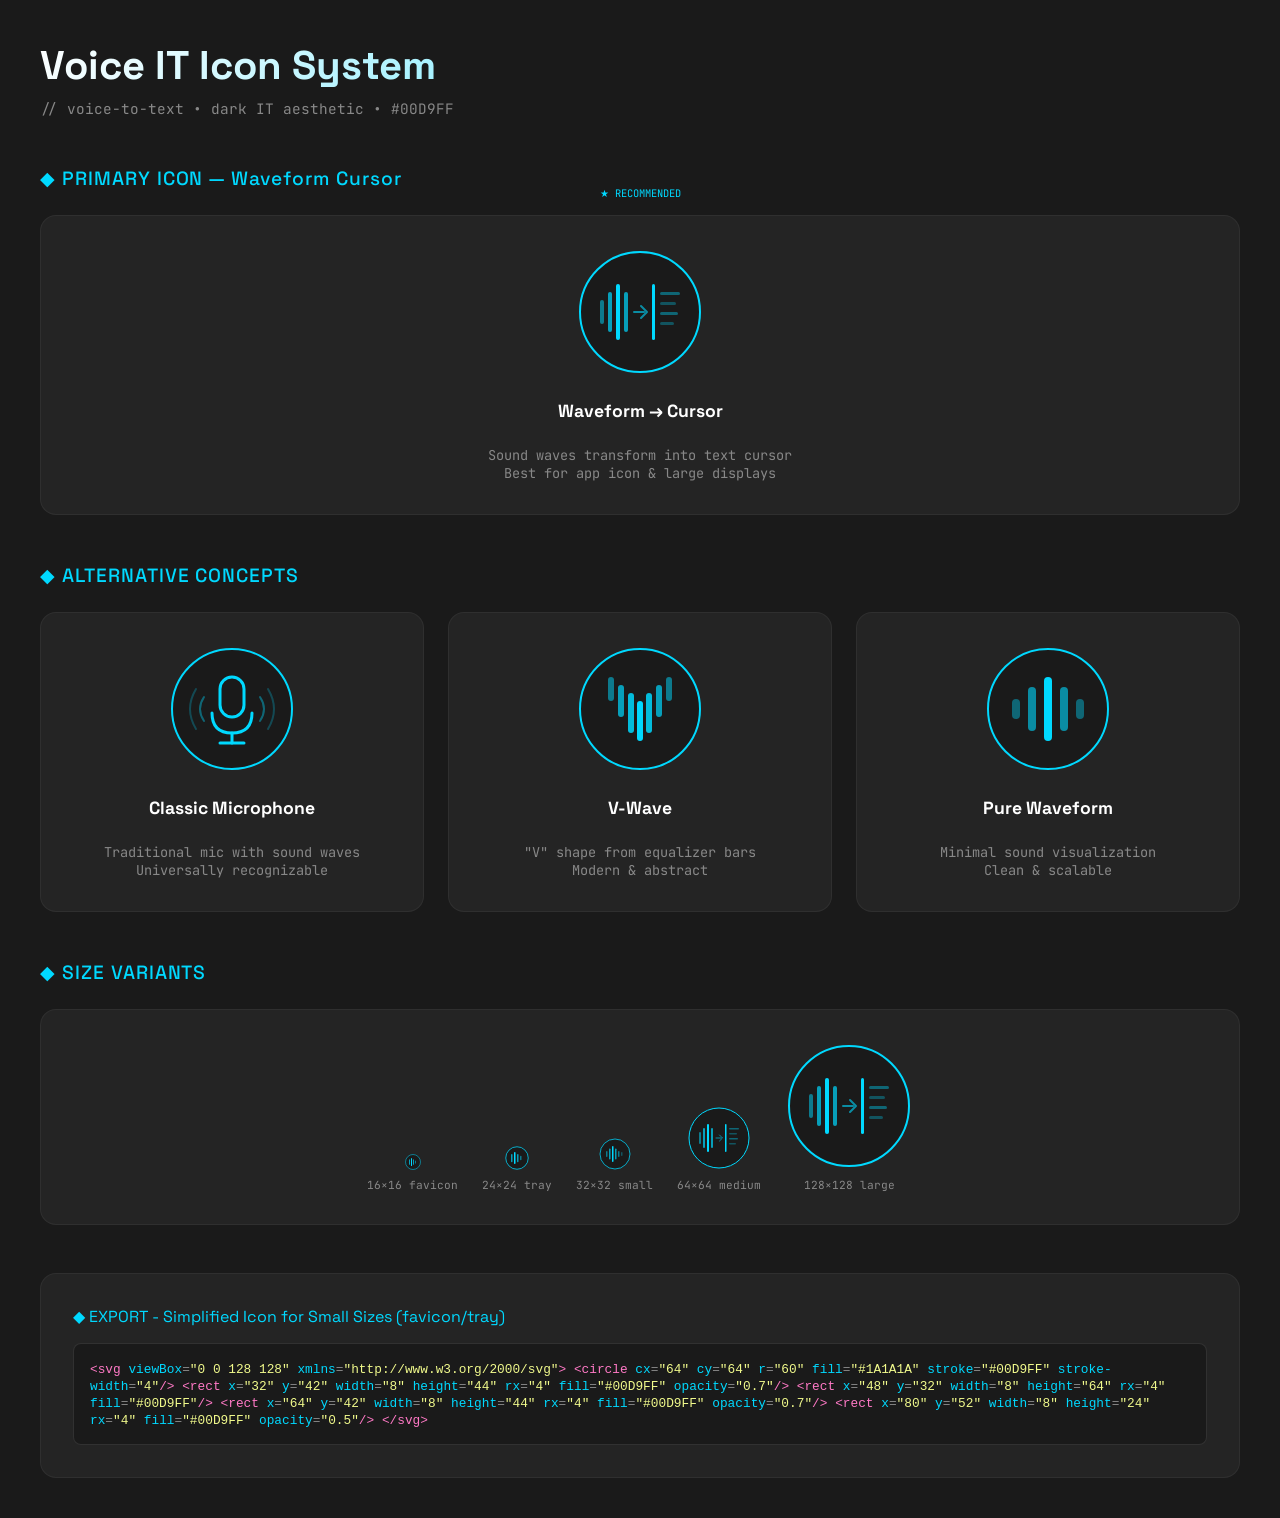
<file: voice_it/ui/web/icon-design.html>
<!DOCTYPE html>
<html lang="en">
<head>
    <meta charset="UTF-8">
    <meta name="viewport" content="width=device-width, initial-scale=1.0">
    <title>Voice IT - Icon Design</title>
    <link href="https://fonts.googleapis.com/css2?family=JetBrains+Mono:wght@400;700&family=Space+Grotesk:wght@500;700&display=swap" rel="stylesheet">
    <style>
        :root {
            --bg-dark: #1A1A1A;
            --bg-card: #242424;
            --cyan: #00D9FF;
            --cyan-glow: rgba(0, 217, 255, 0.3);
            --cyan-dim: rgba(0, 217, 255, 0.6);
            --white: #FFFFFF;
            --grey: #888888;
        }

        * {
            margin: 0;
            padding: 0;
            box-sizing: border-box;
        }

        body {
            background: var(--bg-dark);
            color: var(--white);
            font-family: 'Space Grotesk', sans-serif;
            min-height: 100vh;
            padding: 40px;
        }

        h1 {
            font-size: 2.5rem;
            font-weight: 700;
            margin-bottom: 8px;
            background: linear-gradient(135deg, var(--white) 0%, var(--cyan) 100%);
            -webkit-background-clip: text;
            -webkit-text-fill-color: transparent;
            background-clip: text;
        }

        .subtitle {
            color: var(--grey);
            font-family: 'JetBrains Mono', monospace;
            font-size: 0.9rem;
            margin-bottom: 48px;
        }

        .section-title {
            font-size: 1.2rem;
            color: var(--cyan);
            margin: 40px 0 24px;
            font-weight: 500;
            letter-spacing: 0.05em;
        }

        .icon-grid {
            display: grid;
            grid-template-columns: repeat(auto-fit, minmax(280px, 1fr));
            gap: 24px;
            margin-bottom: 48px;
        }

        .icon-card {
            background: var(--bg-card);
            border-radius: 16px;
            padding: 32px;
            display: flex;
            flex-direction: column;
            align-items: center;
            gap: 24px;
            border: 1px solid rgba(255,255,255,0.05);
            transition: all 0.3s ease;
        }

        .icon-card:hover {
            border-color: var(--cyan-dim);
            box-shadow: 0 0 40px var(--cyan-glow);
            transform: translateY(-4px);
        }

        .icon-display {
            width: 128px;
            height: 128px;
            display: flex;
            align-items: center;
            justify-content: center;
        }

        .icon-name {
            font-weight: 700;
            font-size: 1.1rem;
        }

        .icon-desc {
            color: var(--grey);
            font-size: 0.85rem;
            text-align: center;
            font-family: 'JetBrains Mono', monospace;
        }

        .size-row {
            display: flex;
            gap: 24px;
            align-items: flex-end;
            flex-wrap: wrap;
            justify-content: center;
        }

        .size-item {
            display: flex;
            flex-direction: column;
            align-items: center;
            gap: 8px;
        }

        .size-label {
            font-family: 'JetBrains Mono', monospace;
            font-size: 0.7rem;
            color: var(--grey);
        }

        .recommended {
            position: relative;
        }

        .recommended::after {
            content: '★ RECOMMENDED';
            position: absolute;
            top: -30px;
            left: 50%;
            transform: translateX(-50%);
            font-size: 0.65rem;
            color: var(--cyan);
            font-family: 'JetBrains Mono', monospace;
            white-space: nowrap;
        }

        /* Animation for the primary icon */
        @keyframes pulse-glow {
            0%, 100% { filter: drop-shadow(0 0 8px var(--cyan-glow)); }
            50% { filter: drop-shadow(0 0 20px var(--cyan)); }
        }

        .icon-card.primary .icon-display svg {
            animation: pulse-glow 2s ease-in-out infinite;
        }

        .export-section {
            background: var(--bg-card);
            border-radius: 16px;
            padding: 32px;
            margin-top: 48px;
            border: 1px solid rgba(255,255,255,0.05);
        }

        .export-title {
            font-size: 1rem;
            margin-bottom: 16px;
            color: var(--cyan);
        }

        .code-block {
            background: var(--bg-dark);
            border-radius: 8px;
            padding: 16px;
            font-family: 'JetBrains Mono', monospace;
            font-size: 0.8rem;
            overflow-x: auto;
            border: 1px solid rgba(255,255,255,0.1);
        }

        .code-block code {
            color: var(--grey);
        }

        .code-block .tag { color: #ff79c6; }
        .code-block .attr { color: var(--cyan); }
        .code-block .value { color: #f1fa8c; }
    </style>
</head>
<body>
    <h1>Voice IT Icon System</h1>
    <p class="subtitle">// voice-to-text • dark IT aesthetic • #00D9FF</p>

    <div class="section-title">◆ PRIMARY ICON — Waveform Cursor</div>
    <div class="icon-grid">
        <div class="icon-card primary recommended">
            <div class="icon-display">
                <!-- Primary Icon: Sound waves transforming into text cursor -->
                <svg width="128" height="128" viewBox="0 0 128 128" fill="none" xmlns="http://www.w3.org/2000/svg">
                    <!-- Background circle -->
                    <circle cx="64" cy="64" r="60" fill="#1A1A1A" stroke="#00D9FF" stroke-width="2"/>

                    <!-- Sound wave bars (left side - voice input) -->
                    <rect x="24" y="52" width="4" height="24" rx="2" fill="#00D9FF" opacity="0.5"/>
                    <rect x="32" y="44" width="4" height="40" rx="2" fill="#00D9FF" opacity="0.7"/>
                    <rect x="40" y="36" width="4" height="56" rx="2" fill="#00D9FF"/>
                    <rect x="48" y="44" width="4" height="40" rx="2" fill="#00D9FF" opacity="0.7"/>

                    <!-- Arrow/transform indicator -->
                    <path d="M58 64 L68 64 M65 58 L71 64 L65 70" stroke="#00D9FF" stroke-width="2" stroke-linecap="round" stroke-linejoin="round" opacity="0.6"/>

                    <!-- Text cursor (right side - text output) -->
                    <rect x="76" y="36" width="3" height="56" rx="1.5" fill="#00D9FF"/>

                    <!-- Text lines suggestion -->
                    <rect x="84" y="44" width="20" height="3" rx="1.5" fill="#00D9FF" opacity="0.4"/>
                    <rect x="84" y="54" width="16" height="3" rx="1.5" fill="#00D9FF" opacity="0.3"/>
                    <rect x="84" y="64" width="18" height="3" rx="1.5" fill="#00D9FF" opacity="0.4"/>
                    <rect x="84" y="74" width="14" height="3" rx="1.5" fill="#00D9FF" opacity="0.3"/>
                </svg>
            </div>
            <div class="icon-name">Waveform → Cursor</div>
            <div class="icon-desc">Sound waves transform into text cursor<br/>Best for app icon & large displays</div>
        </div>
    </div>

    <div class="section-title">◆ ALTERNATIVE CONCEPTS</div>
    <div class="icon-grid">
        <div class="icon-card">
            <div class="icon-display">
                <!-- Alt 1: Microphone with pulse -->
                <svg width="128" height="128" viewBox="0 0 128 128" fill="none" xmlns="http://www.w3.org/2000/svg">
                    <circle cx="64" cy="64" r="60" fill="#1A1A1A" stroke="#00D9FF" stroke-width="2"/>

                    <!-- Microphone body -->
                    <rect x="52" y="32" width="24" height="40" rx="12" fill="none" stroke="#00D9FF" stroke-width="3"/>

                    <!-- Mic stand -->
                    <path d="M44 68 Q44 88 64 88 Q84 88 84 68" fill="none" stroke="#00D9FF" stroke-width="3" stroke-linecap="round"/>
                    <line x1="64" y1="88" x2="64" y2="98" stroke="#00D9FF" stroke-width="3" stroke-linecap="round"/>
                    <line x1="52" y1="98" x2="76" y2="98" stroke="#00D9FF" stroke-width="3" stroke-linecap="round"/>

                    <!-- Sound waves -->
                    <path d="M36 52 Q28 64 36 76" fill="none" stroke="#00D9FF" stroke-width="2" stroke-linecap="round" opacity="0.4"/>
                    <path d="M28 44 Q16 64 28 84" fill="none" stroke="#00D9FF" stroke-width="2" stroke-linecap="round" opacity="0.25"/>
                    <path d="M92 52 Q100 64 92 76" fill="none" stroke="#00D9FF" stroke-width="2" stroke-linecap="round" opacity="0.4"/>
                    <path d="M100 44 Q112 64 100 84" fill="none" stroke="#00D9FF" stroke-width="2" stroke-linecap="round" opacity="0.25"/>
                </svg>
            </div>
            <div class="icon-name">Classic Microphone</div>
            <div class="icon-desc">Traditional mic with sound waves<br/>Universally recognizable</div>
        </div>

        <div class="icon-card">
            <div class="icon-display">
                <!-- Alt 2: V for Voice with waves -->
                <svg width="128" height="128" viewBox="0 0 128 128" fill="none" xmlns="http://www.w3.org/2000/svg">
                    <circle cx="64" cy="64" r="60" fill="#1A1A1A" stroke="#00D9FF" stroke-width="2"/>

                    <!-- V shape made of sound bars -->
                    <rect x="32" y="32" width="6" height="24" rx="3" fill="#00D9FF" opacity="0.5"/>
                    <rect x="42" y="40" width="6" height="32" rx="3" fill="#00D9FF" opacity="0.7"/>
                    <rect x="52" y="48" width="6" height="40" rx="3" fill="#00D9FF" opacity="0.85"/>
                    <rect x="61" y="56" width="6" height="40" rx="3" fill="#00D9FF"/>
                    <rect x="70" y="48" width="6" height="40" rx="3" fill="#00D9FF" opacity="0.85"/>
                    <rect x="80" y="40" width="6" height="32" rx="3" fill="#00D9FF" opacity="0.7"/>
                    <rect x="90" y="32" width="6" height="24" rx="3" fill="#00D9FF" opacity="0.5"/>
                </svg>
            </div>
            <div class="icon-name">V-Wave</div>
            <div class="icon-desc">"V" shape from equalizer bars<br/>Modern & abstract</div>
        </div>

        <div class="icon-card">
            <div class="icon-display">
                <!-- Alt 3: Minimal - just bars -->
                <svg width="128" height="128" viewBox="0 0 128 128" fill="none" xmlns="http://www.w3.org/2000/svg">
                    <circle cx="64" cy="64" r="60" fill="#1A1A1A" stroke="#00D9FF" stroke-width="2"/>

                    <!-- Centered equalizer bars -->
                    <rect x="28" y="54" width="8" height="20" rx="4" fill="#00D9FF" opacity="0.4"/>
                    <rect x="44" y="42" width="8" height="44" rx="4" fill="#00D9FF" opacity="0.6"/>
                    <rect x="60" y="32" width="8" height="64" rx="4" fill="#00D9FF"/>
                    <rect x="76" y="42" width="8" height="44" rx="4" fill="#00D9FF" opacity="0.6"/>
                    <rect x="92" y="54" width="8" height="20" rx="4" fill="#00D9FF" opacity="0.4"/>
                </svg>
            </div>
            <div class="icon-name">Pure Waveform</div>
            <div class="icon-desc">Minimal sound visualization<br/>Clean & scalable</div>
        </div>
    </div>

    <div class="section-title">◆ SIZE VARIANTS</div>
    <div class="icon-card">
        <div class="size-row">
            <div class="size-item">
                <svg width="16" height="16" viewBox="0 0 128 128" fill="none" xmlns="http://www.w3.org/2000/svg">
                    <circle cx="64" cy="64" r="60" fill="#1A1A1A" stroke="#00D9FF" stroke-width="4"/>
                    <rect x="32" y="42" width="8" height="44" rx="4" fill="#00D9FF" opacity="0.7"/>
                    <rect x="48" y="32" width="8" height="64" rx="4" fill="#00D9FF"/>
                    <rect x="64" y="42" width="8" height="44" rx="4" fill="#00D9FF" opacity="0.7"/>
                    <rect x="80" y="52" width="8" height="24" rx="4" fill="#00D9FF" opacity="0.5"/>
                </svg>
                <span class="size-label">16×16 favicon</span>
            </div>
            <div class="size-item">
                <svg width="24" height="24" viewBox="0 0 128 128" fill="none" xmlns="http://www.w3.org/2000/svg">
                    <circle cx="64" cy="64" r="60" fill="#1A1A1A" stroke="#00D9FF" stroke-width="4"/>
                    <rect x="32" y="42" width="8" height="44" rx="4" fill="#00D9FF" opacity="0.7"/>
                    <rect x="48" y="32" width="8" height="64" rx="4" fill="#00D9FF"/>
                    <rect x="64" y="42" width="8" height="44" rx="4" fill="#00D9FF" opacity="0.7"/>
                    <rect x="80" y="52" width="8" height="24" rx="4" fill="#00D9FF" opacity="0.5"/>
                </svg>
                <span class="size-label">24×24 tray</span>
            </div>
            <div class="size-item">
                <svg width="32" height="32" viewBox="0 0 128 128" fill="none" xmlns="http://www.w3.org/2000/svg">
                    <circle cx="64" cy="64" r="60" fill="#1A1A1A" stroke="#00D9FF" stroke-width="3"/>
                    <rect x="28" y="52" width="6" height="24" rx="3" fill="#00D9FF" opacity="0.5"/>
                    <rect x="40" y="42" width="6" height="44" rx="3" fill="#00D9FF" opacity="0.7"/>
                    <rect x="52" y="32" width="6" height="64" rx="3" fill="#00D9FF"/>
                    <rect x="64" y="42" width="6" height="44" rx="3" fill="#00D9FF" opacity="0.7"/>
                    <rect x="76" y="52" width="6" height="24" rx="3" fill="#00D9FF" opacity="0.5"/>
                    <rect x="88" y="56" width="6" height="16" rx="3" fill="#00D9FF" opacity="0.3"/>
                </svg>
                <span class="size-label">32×32 small</span>
            </div>
            <div class="size-item">
                <svg width="64" height="64" viewBox="0 0 128 128" fill="none" xmlns="http://www.w3.org/2000/svg">
                    <circle cx="64" cy="64" r="60" fill="#1A1A1A" stroke="#00D9FF" stroke-width="2"/>
                    <rect x="24" y="52" width="4" height="24" rx="2" fill="#00D9FF" opacity="0.5"/>
                    <rect x="32" y="44" width="4" height="40" rx="2" fill="#00D9FF" opacity="0.7"/>
                    <rect x="40" y="36" width="4" height="56" rx="2" fill="#00D9FF"/>
                    <rect x="48" y="44" width="4" height="40" rx="2" fill="#00D9FF" opacity="0.7"/>
                    <path d="M58 64 L68 64 M65 58 L71 64 L65 70" stroke="#00D9FF" stroke-width="2" stroke-linecap="round" stroke-linejoin="round" opacity="0.6"/>
                    <rect x="76" y="36" width="3" height="56" rx="1.5" fill="#00D9FF"/>
                    <rect x="84" y="44" width="20" height="3" rx="1.5" fill="#00D9FF" opacity="0.4"/>
                    <rect x="84" y="54" width="16" height="3" rx="1.5" fill="#00D9FF" opacity="0.3"/>
                    <rect x="84" y="64" width="18" height="3" rx="1.5" fill="#00D9FF" opacity="0.4"/>
                    <rect x="84" y="74" width="14" height="3" rx="1.5" fill="#00D9FF" opacity="0.3"/>
                </svg>
                <span class="size-label">64×64 medium</span>
            </div>
            <div class="size-item">
                <svg width="128" height="128" viewBox="0 0 128 128" fill="none" xmlns="http://www.w3.org/2000/svg">
                    <circle cx="64" cy="64" r="60" fill="#1A1A1A" stroke="#00D9FF" stroke-width="2"/>
                    <rect x="24" y="52" width="4" height="24" rx="2" fill="#00D9FF" opacity="0.5"/>
                    <rect x="32" y="44" width="4" height="40" rx="2" fill="#00D9FF" opacity="0.7"/>
                    <rect x="40" y="36" width="4" height="56" rx="2" fill="#00D9FF"/>
                    <rect x="48" y="44" width="4" height="40" rx="2" fill="#00D9FF" opacity="0.7"/>
                    <path d="M58 64 L68 64 M65 58 L71 64 L65 70" stroke="#00D9FF" stroke-width="2" stroke-linecap="round" stroke-linejoin="round" opacity="0.6"/>
                    <rect x="76" y="36" width="3" height="56" rx="1.5" fill="#00D9FF"/>
                    <rect x="84" y="44" width="20" height="3" rx="1.5" fill="#00D9FF" opacity="0.4"/>
                    <rect x="84" y="54" width="16" height="3" rx="1.5" fill="#00D9FF" opacity="0.3"/>
                    <rect x="84" y="64" width="18" height="3" rx="1.5" fill="#00D9FF" opacity="0.4"/>
                    <rect x="84" y="74" width="14" height="3" rx="1.5" fill="#00D9FF" opacity="0.3"/>
                </svg>
                <span class="size-label">128×128 large</span>
            </div>
        </div>
    </div>

    <div class="export-section">
        <div class="export-title">◆ EXPORT - Simplified Icon for Small Sizes (favicon/tray)</div>
        <div class="code-block">
            <code><span class="tag">&lt;svg</span> <span class="attr">viewBox</span>=<span class="value">"0 0 128 128"</span> <span class="attr">xmlns</span>=<span class="value">"http://www.w3.org/2000/svg"</span><span class="tag">&gt;</span>
  <span class="tag">&lt;circle</span> <span class="attr">cx</span>=<span class="value">"64"</span> <span class="attr">cy</span>=<span class="value">"64"</span> <span class="attr">r</span>=<span class="value">"60"</span> <span class="attr">fill</span>=<span class="value">"#1A1A1A"</span> <span class="attr">stroke</span>=<span class="value">"#00D9FF"</span> <span class="attr">stroke-width</span>=<span class="value">"4"</span><span class="tag">/&gt;</span>
  <span class="tag">&lt;rect</span> <span class="attr">x</span>=<span class="value">"32"</span> <span class="attr">y</span>=<span class="value">"42"</span> <span class="attr">width</span>=<span class="value">"8"</span> <span class="attr">height</span>=<span class="value">"44"</span> <span class="attr">rx</span>=<span class="value">"4"</span> <span class="attr">fill</span>=<span class="value">"#00D9FF"</span> <span class="attr">opacity</span>=<span class="value">"0.7"</span><span class="tag">/&gt;</span>
  <span class="tag">&lt;rect</span> <span class="attr">x</span>=<span class="value">"48"</span> <span class="attr">y</span>=<span class="value">"32"</span> <span class="attr">width</span>=<span class="value">"8"</span> <span class="attr">height</span>=<span class="value">"64"</span> <span class="attr">rx</span>=<span class="value">"4"</span> <span class="attr">fill</span>=<span class="value">"#00D9FF"</span><span class="tag">/&gt;</span>
  <span class="tag">&lt;rect</span> <span class="attr">x</span>=<span class="value">"64"</span> <span class="attr">y</span>=<span class="value">"42"</span> <span class="attr">width</span>=<span class="value">"8"</span> <span class="attr">height</span>=<span class="value">"44"</span> <span class="attr">rx</span>=<span class="value">"4"</span> <span class="attr">fill</span>=<span class="value">"#00D9FF"</span> <span class="attr">opacity</span>=<span class="value">"0.7"</span><span class="tag">/&gt;</span>
  <span class="tag">&lt;rect</span> <span class="attr">x</span>=<span class="value">"80"</span> <span class="attr">y</span>=<span class="value">"52"</span> <span class="attr">width</span>=<span class="value">"8"</span> <span class="attr">height</span>=<span class="value">"24"</span> <span class="attr">rx</span>=<span class="value">"4"</span> <span class="attr">fill</span>=<span class="value">"#00D9FF"</span> <span class="attr">opacity</span>=<span class="value">"0.5"</span><span class="tag">/&gt;</span>
<span class="tag">&lt;/svg&gt;</span></code>
        </div>
    </div>

</body>
</html>
</file>
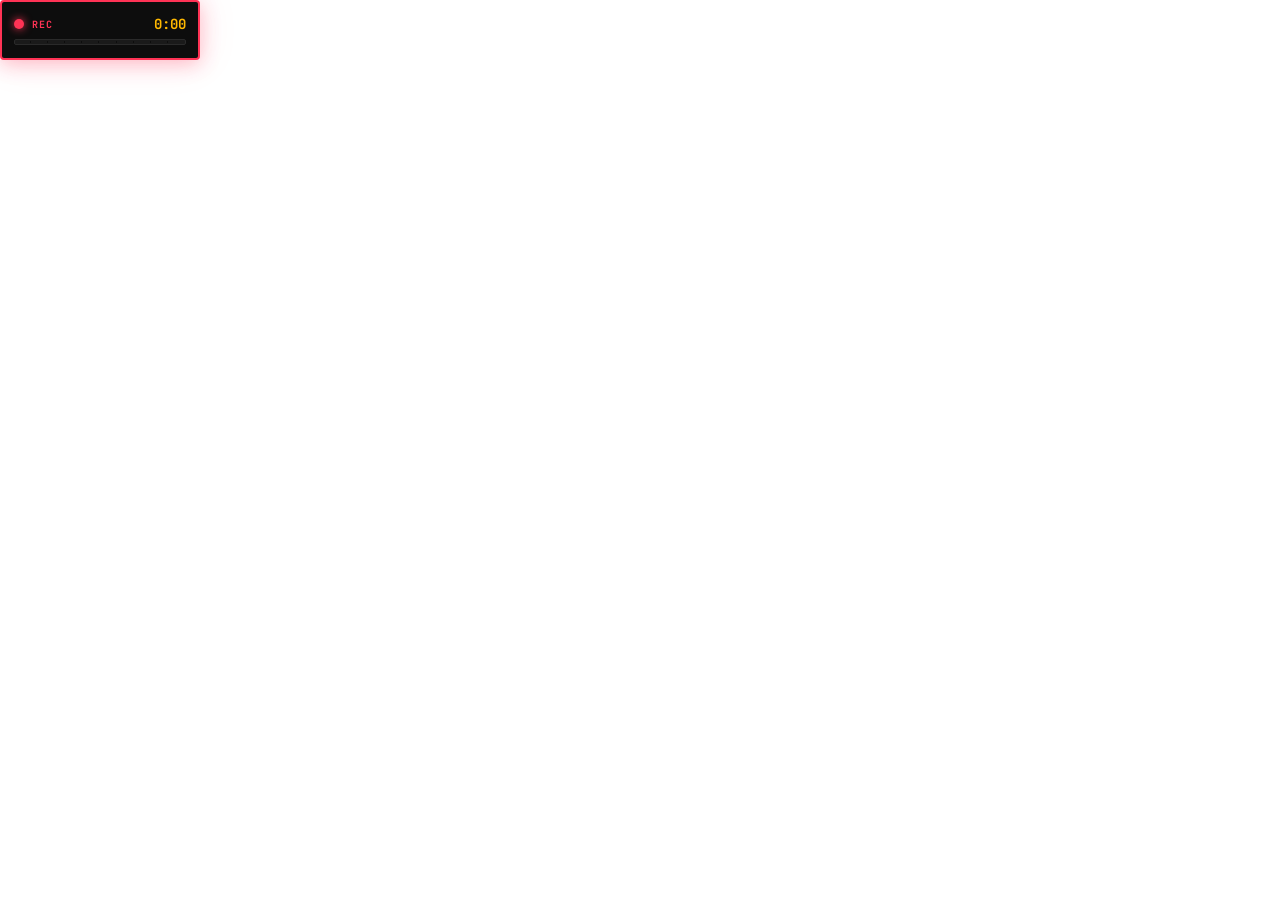
<file: voice_it/ui/web/recording.html>
<!DOCTYPE html>
<html lang="en">
<head>
    <meta charset="UTF-8">
    <meta name="viewport" content="width=device-width, initial-scale=1.0">
    <title>Recording</title>
    <link rel="preconnect" href="https://fonts.googleapis.com">
    <link rel="preconnect" href="https://fonts.gstatic.com" crossorigin>
    <link href="https://fonts.googleapis.com/css2?family=JetBrains+Mono:wght@400;700&display=swap" rel="stylesheet">
    <style>
        * {
            margin: 0;
            padding: 0;
            box-sizing: border-box;
        }

        :root {
            --bg: #0D0D0D;
            --surface: #1A1A1A;
            --border: #2A2A2A;
            --text: #E8E8E8;
            --text-muted: #707070;
            --accent: #00E5CC;
            --amber: #FFB800;
            --red: #FF3355;
        }

        html, body {
            height: 100%;
            background: transparent;
            font-family: 'JetBrains Mono', monospace;
            overflow: hidden;
        }

        .indicator {
            width: 200px;
            height: 60px;
            background: var(--bg);
            border: 2px solid var(--red);
            border-radius: 4px;
            padding: 8px 12px;
            display: flex;
            flex-direction: column;
            justify-content: center;
            gap: 6px;
            box-shadow: 0 4px 20px rgba(255, 51, 85, 0.3),
                        0 0 40px rgba(255, 51, 85, 0.1);
            animation: glow 1.5s ease-in-out infinite;
        }

        @keyframes glow {
            0%, 100% {
                box-shadow: 0 4px 20px rgba(255, 51, 85, 0.3),
                            0 0 40px rgba(255, 51, 85, 0.1);
            }
            50% {
                box-shadow: 0 4px 30px rgba(255, 51, 85, 0.5),
                            0 0 60px rgba(255, 51, 85, 0.2);
            }
        }

        .top-row {
            display: flex;
            align-items: center;
            justify-content: space-between;
        }

        .status {
            display: flex;
            align-items: center;
            gap: 8px;
        }

        .pulse-dot {
            width: 10px;
            height: 10px;
            background: var(--red);
            border-radius: 50%;
            animation: pulse 0.6s ease-in-out infinite alternate;
            box-shadow: 0 0 8px var(--red);
        }

        @keyframes pulse {
            0% {
                opacity: 1;
                transform: scale(1);
            }
            100% {
                opacity: 0.6;
                transform: scale(0.9);
            }
        }

        .label {
            font-size: 10px;
            font-weight: 700;
            color: var(--red);
            text-transform: uppercase;
            letter-spacing: 1px;
        }

        .time {
            font-size: 14px;
            font-weight: 700;
            color: var(--amber);
            font-variant-numeric: tabular-nums;
        }

        .level-container {
            height: 6px;
            background: var(--surface);
            border: 1px solid var(--border);
            border-radius: 2px;
            overflow: hidden;
            position: relative;
        }

        .level-bar {
            height: 100%;
            width: 0%;
            background: linear-gradient(90deg,
                var(--accent) 0%,
                var(--accent) 60%,
                var(--amber) 80%,
                var(--red) 100%
            );
            transition: width 50ms ease-out;
            border-radius: 1px;
        }

        .level-segments {
            position: absolute;
            top: 0;
            left: 0;
            right: 0;
            bottom: 0;
            display: flex;
            gap: 2px;
            padding: 1px;
        }

        .segment {
            flex: 1;
            background: transparent;
            border-right: 1px solid var(--bg);
        }

        .segment:last-child {
            border-right: none;
        }
    </style>
</head>
<body>
    <div class="indicator">
        <div class="top-row">
            <div class="status">
                <div class="pulse-dot"></div>
                <span class="label">REC</span>
            </div>
            <span class="time" id="time">0:00</span>
        </div>
        <div class="level-container">
            <div class="level-bar" id="levelBar"></div>
            <div class="level-segments">
                <div class="segment"></div>
                <div class="segment"></div>
                <div class="segment"></div>
                <div class="segment"></div>
                <div class="segment"></div>
                <div class="segment"></div>
                <div class="segment"></div>
                <div class="segment"></div>
                <div class="segment"></div>
                <div class="segment"></div>
            </div>
        </div>
    </div>

    <script>
        const timeEl = document.getElementById('time');
        const levelBar = document.getElementById('levelBar');

        function updateTime(seconds) {
            const mins = Math.floor(seconds / 60);
            const secs = Math.floor(seconds % 60);
            timeEl.textContent = `${mins}:${secs.toString().padStart(2, '0')}`;
        }

        function updateLevel(level) {
            // level is 0.0 to 1.0
            const percentage = Math.min(100, Math.max(0, level * 100));
            levelBar.style.width = percentage + '%';
        }

        // Initial state
        updateTime(0);
        updateLevel(0);
    </script>
</body>
</html>
</file>
